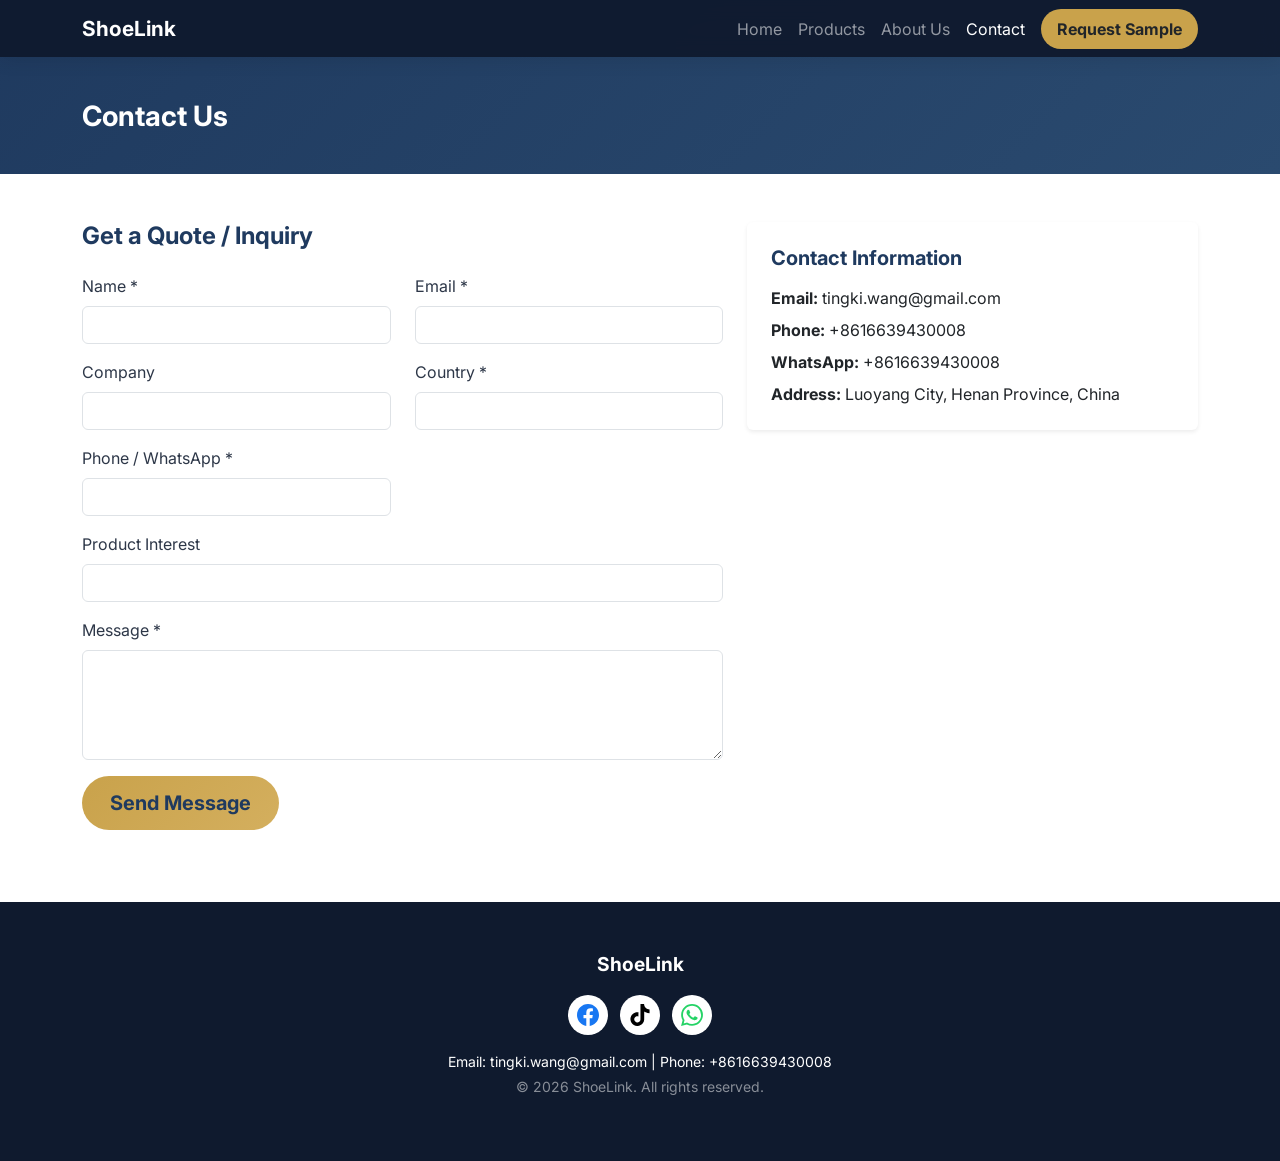
<file: contact.html>
<!DOCTYPE html>
<html lang="en">
<head>
    <meta charset="UTF-8">
    <meta name="viewport" content="width=device-width, initial-scale=1.0">
    <title>Contact Us | ShoeLink - Get a Quote for Footwear Orders</title>
    <meta name="description" content="Contact ShoeLink for footwear quotes, samples, and partnership inquiries. Get factory-direct prices and fast response.">
    <link href="https://cdn.jsdelivr.net/npm/bootstrap@5.3.3/dist/css/bootstrap.min.css" rel="stylesheet">
    <link href="https://fonts.googleapis.com/css2?family=Inter:wght@300;400;600;700;800&display=swap" rel="stylesheet">
    <link rel="stylesheet" href="css/style.css">
    <script async src="https://www.googletagmanager.com/gtag/js?id=G-6RG4R8ZM6Q"></script>
    <script>
      window.dataLayer = window.dataLayer || [];
      function gtag(){dataLayer.push(arguments);}
      gtag('js', new Date());
      gtag('config', 'G-6RG4R8ZM6Q');
    </script>
    <style>
        body { font-family: 'Inter', sans-serif; color: #2d3748; display: flex; flex-direction: column; min-height: 100vh; }
        footer { margin-top: auto; }
        .navbar-custom { background: rgba(15,26,46,0.95); backdrop-filter: blur(10px); box-shadow: 0 2px 20px rgba(0,0,0,0.1); }
        .page-header { background: linear-gradient(135deg, #1F3A5F, #2a4a6f); padding: 100px 0 40px; }
        .btn-gold { background: linear-gradient(135deg, #C9A24B, #d4af5e); border: none; color: #1F3A5F; font-weight: 700; padding: 12px 28px; border-radius: 30px; transition: all 0.3s; }
        .btn-gold:hover { transform: translateY(-2px); box-shadow: 0 6px 25px rgba(201,162,75,0.5); }
        .footer-custom { background: #0f1a2e; }
        .footer-social a { color: rgba(255,255,255,0.7); text-decoration: none; margin: 0 10px; font-size: 1.5rem; transition: color 0.3s; }
        .footer-social a:hover { color: #C9A24B; }
    </style>
</head>
<body>

    <!-- 导航栏 -->
    <nav class="navbar navbar-expand-lg navbar-dark fixed-top navbar-custom">
        <div class="container">
            <a class="navbar-brand fw-bold" href="index.html" style="font-size:1.3rem;">ShoeLink</a>
            <button class="navbar-toggler" type="button" data-bs-toggle="collapse" data-bs-target="#navbarNav">
                <span class="navbar-toggler-icon"></span>
            </button>
            <div class="collapse navbar-collapse" id="navbarNav">
                <ul class="navbar-nav ms-auto align-items-lg-center">
                    <li class="nav-item"><a class="nav-link" href="index.html">Home</a></li>
                    <li class="nav-item"><a class="nav-link" href="products.html">Products</a></li>
                    <li class="nav-item"><a class="nav-link" href="about.html">About Us</a></li>
                    <li class="nav-item"><a class="nav-link active" href="contact.html">Contact</a></li>
                    <li class="nav-item ms-lg-2"><a class="nav-link btn btn-warning btn-sm text-dark fw-bold px-3" href="sample-request.html" style="border-radius:25px;">Request Sample</a></li>
                </ul>
            </div>
        </div>
    </nav>

    <!-- 页面标题 -->
    <header class="page-header text-white">
        <div class="container">
            <h1 class="fw-bold h3 mb-0">Contact Us</h1>
        </div>
    </header>

    <!-- 联系表单 -->
    <section class="py-5">
        <div class="container">
            <div class="row">
                <div class="col-lg-7 mb-4">
                    <h4 class="mb-4 fw-bold" style="color:#1F3A5F;">Get a Quote / Inquiry</h4>
                    <form id="contactForm" action="https://formspree.io/f/xyegqjlg" method="POST">
                        <div class="row">
                            <div class="col-md-6 mb-3">
                                <label class="form-label">Name *</label>
                                <input type="text" class="form-control" name="name" required>
                            </div>
                            <div class="col-md-6 mb-3">
                                <label class="form-label">Email *</label>
                                <input type="email" class="form-control" name="email" required>
                            </div>
                        </div>
                        <div class="row">
                            <div class="col-md-6 mb-3">
                                <label class="form-label">Company</label>
                                <input type="text" class="form-control" name="company">
                            </div>
                            <div class="col-md-6 mb-3">
                                <label class="form-label">Country *</label>
                                <input type="text" class="form-control" name="country" required>
                            </div>
                        </div>
                        <div class="row">
                            <div class="col-md-6 mb-3">
                                <label class="form-label">Phone / WhatsApp *</label>
                                <input type="text" class="form-control" name="phone" required>
                            </div>
                        </div>
                        <div class="mb-3">
                            <label class="form-label">Product Interest</label>
                            <input type="text" class="form-control" name="product" id="productInterest">
                        </div>
                        <div class="mb-3">
                            <label class="form-label">Message *</label>
                            <textarea class="form-control" name="message" rows="4" required></textarea>
                        </div>
                        <button type="submit" class="btn btn-gold btn-lg">Send Message</button>
                    </form>
                </div>
                <div class="col-lg-5">
                    <div class="card border-0 shadow-sm p-4">
                        <h5 class="fw-bold mb-3" style="color:#1F3A5F;">Contact Information</h5>
                        <p class="mb-2"><strong>Email:</strong> <span id="contactEmail"></span></p>
                        <p class="mb-2"><strong>Phone:</strong> <span id="contactPhone"></span></p>
                        <p class="mb-2"><strong>WhatsApp:</strong> <span id="contactWhatsapp"></span></p>
                        <p class="mb-0"><strong>Address:</strong> <span id="contactAddress"></span></p>
                    </div>
                </div>
            </div>
        </div>
    </section>

    <!-- 页脚 -->
    <footer class="footer-custom text-white py-5">
        <div class="container text-center">
            <p class="fw-bold mb-3" style="font-size:1.2rem;">ShoeLink</p>
            <div class="footer-social mb-3" id="footerSocial"></div>
            <p class="small mb-1" id="footerContact"></p>
            <p class="small opacity-50">© 2026 ShoeLink. All rights reserved.</p>
        </div>
    </footer>

    <script src="https://cdn.jsdelivr.net/npm/bootstrap@5.3.3/dist/js/bootstrap.bundle.min.js"></script>
    <script>
    async function loadJSON(url) {
        try { const r = await fetch(url); return await r.json(); } catch(e) { return null; }
    }

    async function init() {
        const site = await loadJSON('_data/site.json') || {};

        document.getElementById('contactEmail').textContent = site.contactEmail || '';
        document.getElementById('contactPhone').textContent = site.phone || '';
        document.getElementById('contactWhatsapp').textContent = site.whatsapp || '';
        document.getElementById('contactAddress').textContent = site.address || '';

        // 检查URL中是否有product参数
        const params = new URLSearchParams(window.location.search);
        const product = params.get('product');
        if (product) {
            document.getElementById('productInterest').value = product;
        }

        // 页脚 - 专业SVG品牌图标
        const social = site.socialLinks || {};
        const svgIcons = {
            facebook: '<svg xmlns="http://www.w3.org/2000/svg" width="22" height="22" viewBox="0 0 24 24" fill="#1877F2"><path d="M24 12.073c0-6.627-5.373-12-12-12s-12 5.373-12 12c0 5.99 4.388 10.954 10.125 11.854v-8.385H7.078v-3.47h3.047V9.43c0-3.007 1.792-4.669 4.533-4.669 1.312 0 2.686.235 2.686.235v2.953H15.83c-1.491 0-1.956.925-1.956 1.874v2.25h3.328l-.532 3.47h-2.796v8.385C19.612 23.027 24 18.062 24 12.073z"/></svg>',
            tiktok: '<svg xmlns="http://www.w3.org/2000/svg" width="22" height="22" viewBox="0 0 24 24" fill="#000000"><path d="M12.525.02c1.31-.02 2.61-.01 3.91-.02.08 1.53.63 3.09 1.75 4.17 1.12 1.11 2.7 1.62 4.24 1.79v4.03c-1.44-.05-2.89-.35-4.2-.97-.57-.26-1.1-.59-1.62-.93-.01 2.92.01 5.84-.02 8.75-.08 1.4-.54 2.79-1.35 3.94-1.31 1.92-3.58 3.17-5.91 3.21-1.43.08-2.86-.31-4.08-1.03-2.02-1.19-3.44-3.37-3.65-5.71-.02-.5-.03-1-.01-1.49.18-1.9 1.12-3.72 2.58-4.96 1.66-1.44 3.98-2.13 6.15-1.72.02 1.48-.04 2.96-.04 4.44-.99-.32-2.15-.23-3.02.37-.63.41-1.11 1.04-1.36 1.75-.21.51-.15 1.07-.14 1.61.24 1.64 1.82 3.02 3.5 2.87 1.12-.01 2.19-.66 2.77-1.61.19-.33.4-.67.41-1.06.1-1.79.06-3.57.07-5.36.01-4.03-.01-8.05.02-12.07z"/></svg>',
            linkedin: '<svg xmlns="http://www.w3.org/2000/svg" width="22" height="22" viewBox="0 0 24 24" fill="#0A66C2"><path d="M20.447 20.452h-3.554v-5.569c0-1.328-.027-3.037-1.852-3.037-1.853 0-2.136 1.445-2.136 2.939v5.667H9.351V9h3.414v1.561h.046c.477-.9 1.637-1.85 3.37-1.85 3.601 0 4.267 2.37 4.267 5.455v6.286zM5.337 7.433c-1.144 0-2.063-.926-2.063-2.065 0-1.138.92-2.063 2.063-2.063 1.14 0 2.064.925 2.064 2.063 0 1.139-.925 2.065-2.064 2.065zm1.782 13.019H3.555V9h3.564v11.452zM22.225 0H1.771C.792 0 0 .774 0 1.729v20.542C0 23.227.792 24 1.771 24h20.451C23.2 24 24 23.227 24 22.271V1.729C24 .774 23.2 0 22.222 0h.003z"/></svg>',
            instagram: '<svg xmlns="http://www.w3.org/2000/svg" width="22" height="22" viewBox="0 0 24 24" fill="#E4405F"><path d="M12 2.163c3.204 0 3.584.012 4.85.07 3.252.148 4.771 1.691 4.919 4.919.058 1.265.069 1.645.069 4.849 0 3.205-.012 3.584-.069 4.849-.149 3.225-1.664 4.771-4.919 4.919-1.266.058-1.644.07-4.85.07-3.204 0-3.584-.012-4.849-.07-3.26-.149-4.771-1.699-4.919-4.92-.058-1.265-.07-1.644-.07-4.849 0-3.204.013-3.583.07-4.849.149-3.227 1.664-4.771 4.919-4.919 1.266-.057 1.645-.069 4.849-.069zm0-2.163c-3.259 0-3.667.014-4.947.072-4.358.2-6.78 2.618-6.98 6.98-.059 1.281-.073 1.689-.073 4.948 0 3.259.014 3.668.072 4.948.2 4.358 2.618 6.78 6.98 6.98 1.281.058 1.689.072 4.948.072 3.259 0 3.668-.014 4.948-.072 4.354-.2 6.782-2.618 6.979-6.98.059-1.28.073-1.689.073-4.948 0-3.259-.014-3.667-.072-4.947-.196-4.354-2.617-6.78-6.979-6.98-1.281-.059-1.69-.073-4.949-.073zm0 5.838c-3.403 0-6.162 2.759-6.162 6.162s2.759 6.163 6.162 6.163 6.162-2.759 6.162-6.163c0-3.403-2.759-6.162-6.162-6.162zm0 10.162c-2.209 0-4-1.79-4-4 0-2.209 1.791-4 4-4s4 1.791 4 4c0 2.21-1.791 4-4 4zm6.406-11.845c-.796 0-1.441.645-1.441 1.44s.645 1.44 1.441 1.44c.795 0 1.439-.645 1.439-1.44s-.644-1.44-1.439-1.44z"/></svg>',
            whatsapp: '<svg xmlns="http://www.w3.org/2000/svg" width="22" height="22" viewBox="0 0 24 24" fill="#25D366"><path d="M17.472 14.382c-.297-.149-1.758-.867-2.03-.967-.273-.099-.471-.148-.67.15-.197.297-.767.966-.94 1.164-.173.199-.347.223-.644.075-.297-.15-1.255-.463-2.39-1.475-.883-.788-1.48-1.761-1.653-2.059-.173-.297-.018-.458.13-.606.134-.133.298-.347.446-.52.149-.174.198-.298.298-.497.099-.198.05-.371-.025-.52-.075-.149-.669-1.612-.916-2.207-.242-.579-.487-.5-.669-.51-.173-.008-.371-.01-.57-.01-.198 0-.52.074-.792.372-.272.297-1.04 1.016-1.04 2.479 0 1.462 1.065 2.875 1.213 3.074.149.198 2.096 3.2 5.077 4.487.709.306 1.262.489 1.694.625.712.227 1.36.195 1.871.118.571-.085 1.758-.719 2.006-1.413.248-.694.248-1.289.173-1.413-.074-.124-.272-.198-.57-.347m-5.421 7.403h-.004a9.87 9.87 0 01-5.031-1.378l-.361-.214-3.741.982.998-3.648-.235-.374a9.86 9.86 0 01-1.51-5.26c.001-5.45 4.436-9.884 9.888-9.884 2.64 0 5.122 1.03 6.988 2.898a9.825 9.825 0 012.893 6.994c-.003 5.45-4.437 9.884-9.885 9.884m8.413-18.297A11.815 11.815 0 0012.05 0C5.495 0 .16 5.335.157 11.892c0 2.096.547 4.142 1.588 5.945L.057 24l6.305-1.654a11.882 11.882 0 005.683 1.448h.005c6.554 0 11.89-5.335 11.893-11.893a11.821 11.821 0 00-3.48-8.413z"/></svg>'
        };
        let socialHtml = '';
        for (const key in svgIcons) {
            if (key === 'whatsapp') {
                if (site.whatsapp) {
                    socialHtml += '<a href="https://wa.me/' + site.whatsapp.replace(/[^0-9]/g,'') + '" target="_blank" title="WhatsApp" style="display:inline-flex;align-items:center;justify-content:center;width:40px;height:40px;background:white;border-radius:50%;margin:0 6px;transition:transform 0.3s;">' + svgIcons[key] + '</a>';
                }
            } else {
                if (social[key] && social[key] !== '#') {
                    socialHtml += '<a href="' + social[key] + '" target="_blank" title="' + key + '" style="display:inline-flex;align-items:center;justify-content:center;width:40px;height:40px;background:white;border-radius:50%;margin:0 6px;transition:transform 0.3s;">' + svgIcons[key] + '</a>';
                }
            }
        }
        document.getElementById('footerSocial').innerHTML = socialHtml;
        document.getElementById('footerContact').textContent = 'Email: ' + (site.contactEmail || '') + ' | Phone: ' + (site.phone || '');
    }

    document.addEventListener('DOMContentLoaded', init);
    </script>
</body>
</html>
</file>
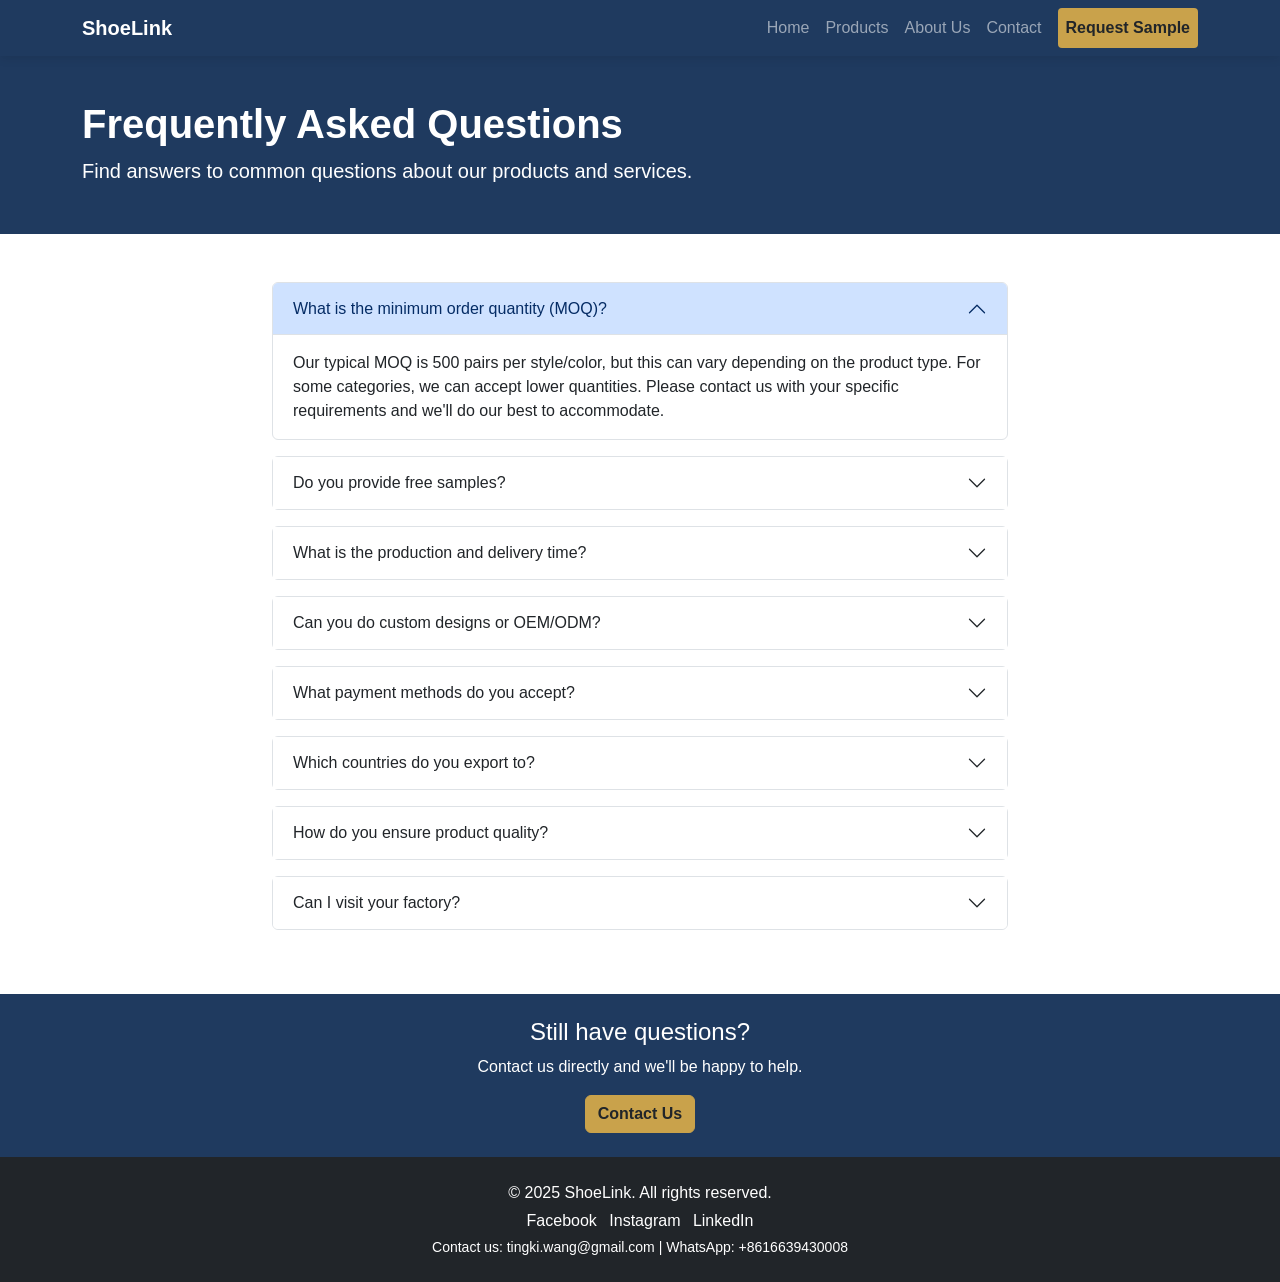
<file: faq.html>
<!DOCTYPE html>
<html lang="en">
<head>
    <meta charset="UTF-8">
    <meta name="viewport" content="width=device-width, initial-scale=1.0">
    <title>FAQ - ShoeLink Footwear</title>
    <meta name="description" content="Frequently asked questions about ShoeLink footwear products, ordering, shipping, and samples.">
    <link href="https://cdn.jsdelivr.net/npm/bootstrap@5.3.3/dist/css/bootstrap.min.css" rel="stylesheet">
    <link rel="stylesheet" href="css/style.css">
    <!-- Google Analytics -->
<script async src="https://www.googletagmanager.com/gtag/js?id=G-6RG4R8ZM6Q"></script>
<script>
  window.dataLayer = window.dataLayer || [];
  function gtag(){dataLayer.push(arguments);}
  gtag('js', new Date());
  gtag('config', 'G-6RG4R8ZM6Q');
</script>
    <!-- Tawk.to 占位 -->
    <script type="text/javascript">
        var Tawk_API=Tawk_API||{}, Tawk_LoadStart=new Date();
        (function(){
            var s1=document.createElement("script"),s0=document.getElementsByTagName("script")[0];
            s1.async=true;
            s1.src='https://embed.tawk.to/YOUR_TAWK_ID/default';
            s1.charset='UTF-8';
            s1.setAttribute('crossorigin','*');
            s0.parentNode.insertBefore(s1,s0);
        })();
    </script>
</head>
<body>

    <!-- 顶部导航 -->
    <nav class="navbar navbar-expand-lg navbar-dark fixed-top" style="background-color: #1F3A5F;">
        <div class="container">
            <a class="navbar-brand fw-bold" href="index.html">ShoeLink</a>
            <button class="navbar-toggler" type="button" data-bs-toggle="collapse" data-bs-target="#navbarNav">
                <span class="navbar-toggler-icon"></span>
            </button>
            <div class="collapse navbar-collapse" id="navbarNav">
                <ul class="navbar-nav ms-auto">
                    <li class="nav-item"><a class="nav-link" href="index.html">Home</a></li>
                    <li class="nav-item"><a class="nav-link" href="products.html">Products</a></li>
                    <li class="nav-item"><a class="nav-link" href="about.html">About Us</a></li>
                    <li class="nav-item"><a class="nav-link" href="contact.html">Contact</a></li>
                    <li class="nav-item"><a class="nav-link btn btn-warning btn-sm ms-2 text-dark fw-bold" href="sample-request.html">Request Sample</a></li>
                </ul>
            </div>
        </div>
    </nav>

    <!-- 页面标题 -->
    <header class="py-5 text-white" style="background-color:#1F3A5F; padding-top: 100px !important;">
        <div class="container">
            <h1 class="fw-bold">Frequently Asked Questions</h1>
            <p class="lead mb-0">Find answers to common questions about our products and services.</p>
        </div>
    </header>

    <!-- FAQ 内容 -->
    <section class="py-5">
        <div class="container">
            <div class="row">
                <div class="col-lg-8 mx-auto">
                    <div class="accordion" id="faqAccordion">
                        
                        <!-- FAQ Item 1 -->
                        <div class="accordion-item mb-3 border rounded">
                            <h2 class="accordion-header">
                                <button class="accordion-button" type="button" data-bs-toggle="collapse" data-bs-target="#faq1">
                                    What is the minimum order quantity (MOQ)?
                                </button>
                            </h2>
                            <div id="faq1" class="accordion-collapse collapse show" data-bs-parent="#faqAccordion">
                                <div class="accordion-body">
                                    Our typical MOQ is 500 pairs per style/color, but this can vary depending on the product type. For some categories, we can accept lower quantities. Please contact us with your specific requirements and we'll do our best to accommodate.
                                </div>
                            </div>
                        </div>
                        
                        <!-- FAQ Item 2 -->
                        <div class="accordion-item mb-3 border rounded">
                            <h2 class="accordion-header">
                                <button class="accordion-button collapsed" type="button" data-bs-toggle="collapse" data-bs-target="#faq2">
                                    Do you provide free samples?
                                </button>
                            </h2>
                            <div id="faq2" class="accordion-collapse collapse" data-bs-parent="#faqAccordion">
                                <div class="accordion-body">
                                    Yes, we provide samples for quality evaluation. The sample cost is typically refunded on your first bulk order. Shipping costs are borne by the buyer. <a href="sample-request.html">Request a sample here</a>.
                                </div>
                            </div>
                        </div>
                        
                        <!-- FAQ Item 3 -->
                        <div class="accordion-item mb-3 border rounded">
                            <h2 class="accordion-header">
                                <button class="accordion-button collapsed" type="button" data-bs-toggle="collapse" data-bs-target="#faq3">
                                    What is the production and delivery time?
                                </button>
                            </h2>
                            <div id="faq3" class="accordion-collapse collapse" data-bs-parent="#faqAccordion">
                                <div class="accordion-body">
                                    Production time typically ranges from 25-45 days depending on order size and product complexity. Delivery time depends on the destination and shipping method (sea freight, air freight, or express). We'll provide a detailed timeline when you place your order.
                                </div>
                            </div>
                        </div>
                        
                        <!-- FAQ Item 4 -->
                        <div class="accordion-item mb-3 border rounded">
                            <h2 class="accordion-header">
                                <button class="accordion-button collapsed" type="button" data-bs-toggle="collapse" data-bs-target="#faq4">
                                    Can you do custom designs or OEM/ODM?
                                </button>
                            </h2>
                            <div id="faq4" class="accordion-collapse collapse" data-bs-parent="#faqAccordion">
                                <div class="accordion-body">
                                    Absolutely. We offer full OEM/ODM services. You can send us your designs, logos, or specifications, and we'll produce according to your requirements. We can also develop new designs based on your ideas or market trends.
                                </div>
                            </div>
                        </div>
                        
                        <!-- FAQ Item 5 -->
                        <div class="accordion-item mb-3 border rounded">
                            <h2 class="accordion-header">
                                <button class="accordion-button collapsed" type="button" data-bs-toggle="collapse" data-bs-target="#faq5">
                                    What payment methods do you accept?
                                </button>
                            </h2>
                            <div id="faq5" class="accordion-collapse collapse" data-bs-parent="#faqAccordion">
                                <div class="accordion-body">
                                    We accept T/T (bank transfer), L/C (letter of credit), and Western Union for sample orders. For bulk orders, we typically require 30% deposit and 70% balance before shipment. Payment terms can be discussed for long-term partnerships.
                                </div>
                            </div>
                        </div>
                        
                        <!-- FAQ Item 6 -->
                        <div class="accordion-item mb-3 border rounded">
                            <h2 class="accordion-header">
                                <button class="accordion-button collapsed" type="button" data-bs-toggle="collapse" data-bs-target="#faq6">
                                    Which countries do you export to?
                                </button>
                            </h2>
                            <div id="faq6" class="accordion-collapse collapse" data-bs-parent="#faqAccordion">
                                <div class="accordion-body">
                                    We currently export to Middle East, Russia, Central Asia, Africa, and Americas. We have experience with international shipping and can arrange delivery to most countries worldwide.
                                </div>
                            </div>
                        </div>
                        
                        <!-- FAQ Item 7 -->
                        <div class="accordion-item mb-3 border rounded">
                            <h2 class="accordion-header">
                                <button class="accordion-button collapsed" type="button" data-bs-toggle="collapse" data-bs-target="#faq7">
                                    How do you ensure product quality?
                                </button>
                            </h2>
                            <div id="faq7" class="accordion-collapse collapse" data-bs-parent="#faqAccordion">
                                <div class="accordion-body">
                                    We implement strict quality control at every stage of production. Each order is inspected before shipment to ensure it meets our quality standards and your specifications. We also provide production progress updates and can send photos/videos for your review.
                                </div>
                            </div>
                        </div>
                        
                        <!-- FAQ Item 8 -->
                        <div class="accordion-item mb-3 border rounded">
                            <h2 class="accordion-header">
                                <button class="accordion-button collapsed" type="button" data-bs-toggle="collapse" data-bs-target="#faq8">
                                    Can I visit your factory?
                                </button>
                            </h2>
                            <div id="faq8" class="accordion-collapse collapse" data-bs-parent="#faqAccordion">
                                <div class="accordion-body">
                                    Yes, we welcome factory visits. Please contact us in advance to arrange a visit. We can also arrange video calls to show you our production facilities if you cannot visit in person.
                                </div>
                            </div>
                        </div>
                        
                    </div>
                </div>
            </div>
        </div>
    </section>

    <!-- 行动号召 -->
    <section class="py-4 text-white text-center" style="background-color:#1F3A5F;">
        <div class="container">
            <h4>Still have questions?</h4>
            <p class="mb-3">Contact us directly and we'll be happy to help.</p>
            <a href="contact.html" class="btn btn-warning text-dark fw-bold">Contact Us</a>
        </div>
    </section>

    <!-- 页脚 -->
    <footer class="bg-dark text-white py-4">
        <div class="container text-center">
            <p class="mb-1">&copy; 2025 ShoeLink. All rights reserved.</p>
            <p class="mb-1">
                <a href="#" class="text-white me-2">Facebook</a>
                <a href="#" class="text-white me-2">Instagram</a>
                <a href="#" class="text-white">LinkedIn</a>
            </p>
            <p class="small mb-0">Contact us: info@shoelink.com | WhatsApp: +123456789</p>
        </div>
    </footer>

    <!-- Bootstrap JS -->
    <script src="https://cdn.jsdelivr.net/npm/bootstrap@5.3.3/dist/js/bootstrap.bundle.min.js"></script>
    
    <!-- 页面 JS -->
    <script>
        async function loadSiteInfo() {
            try {
                const response = await fetch('_data/site.json');
                const siteData = await response.json();
                document.querySelectorAll('.navbar-brand').forEach(el => {
                    el.textContent = siteData.brandName || 'ShoeLink';
                });
                const footerContact = document.querySelector('footer .small');
                if (footerContact && siteData.contactEmail) {
                    footerContact.textContent = `Contact us: ${siteData.contactEmail} | WhatsApp: ${siteData.whatsapp || ''}`;
                }
                const socialLinks = siteData.socialLinks || {};
                const footerLinks = document.querySelectorAll('footer a');
                footerLinks.forEach(link => {
                    const text = link.textContent.trim().toLowerCase();
                    if (text === 'facebook' && socialLinks.facebook) link.href = socialLinks.facebook;
                    else if (text === 'instagram' && socialLinks.instagram) link.href = socialLinks.instagram;
                    else if (text === 'linkedin' && socialLinks.linkedin) link.href = socialLinks.linkedin;
                });
            } catch (error) {
                console.error('Error loading site info:', error);
            }
        }

        document.addEventListener('DOMContentLoaded', loadSiteInfo);
    </script>
</body>
</html>
</file>
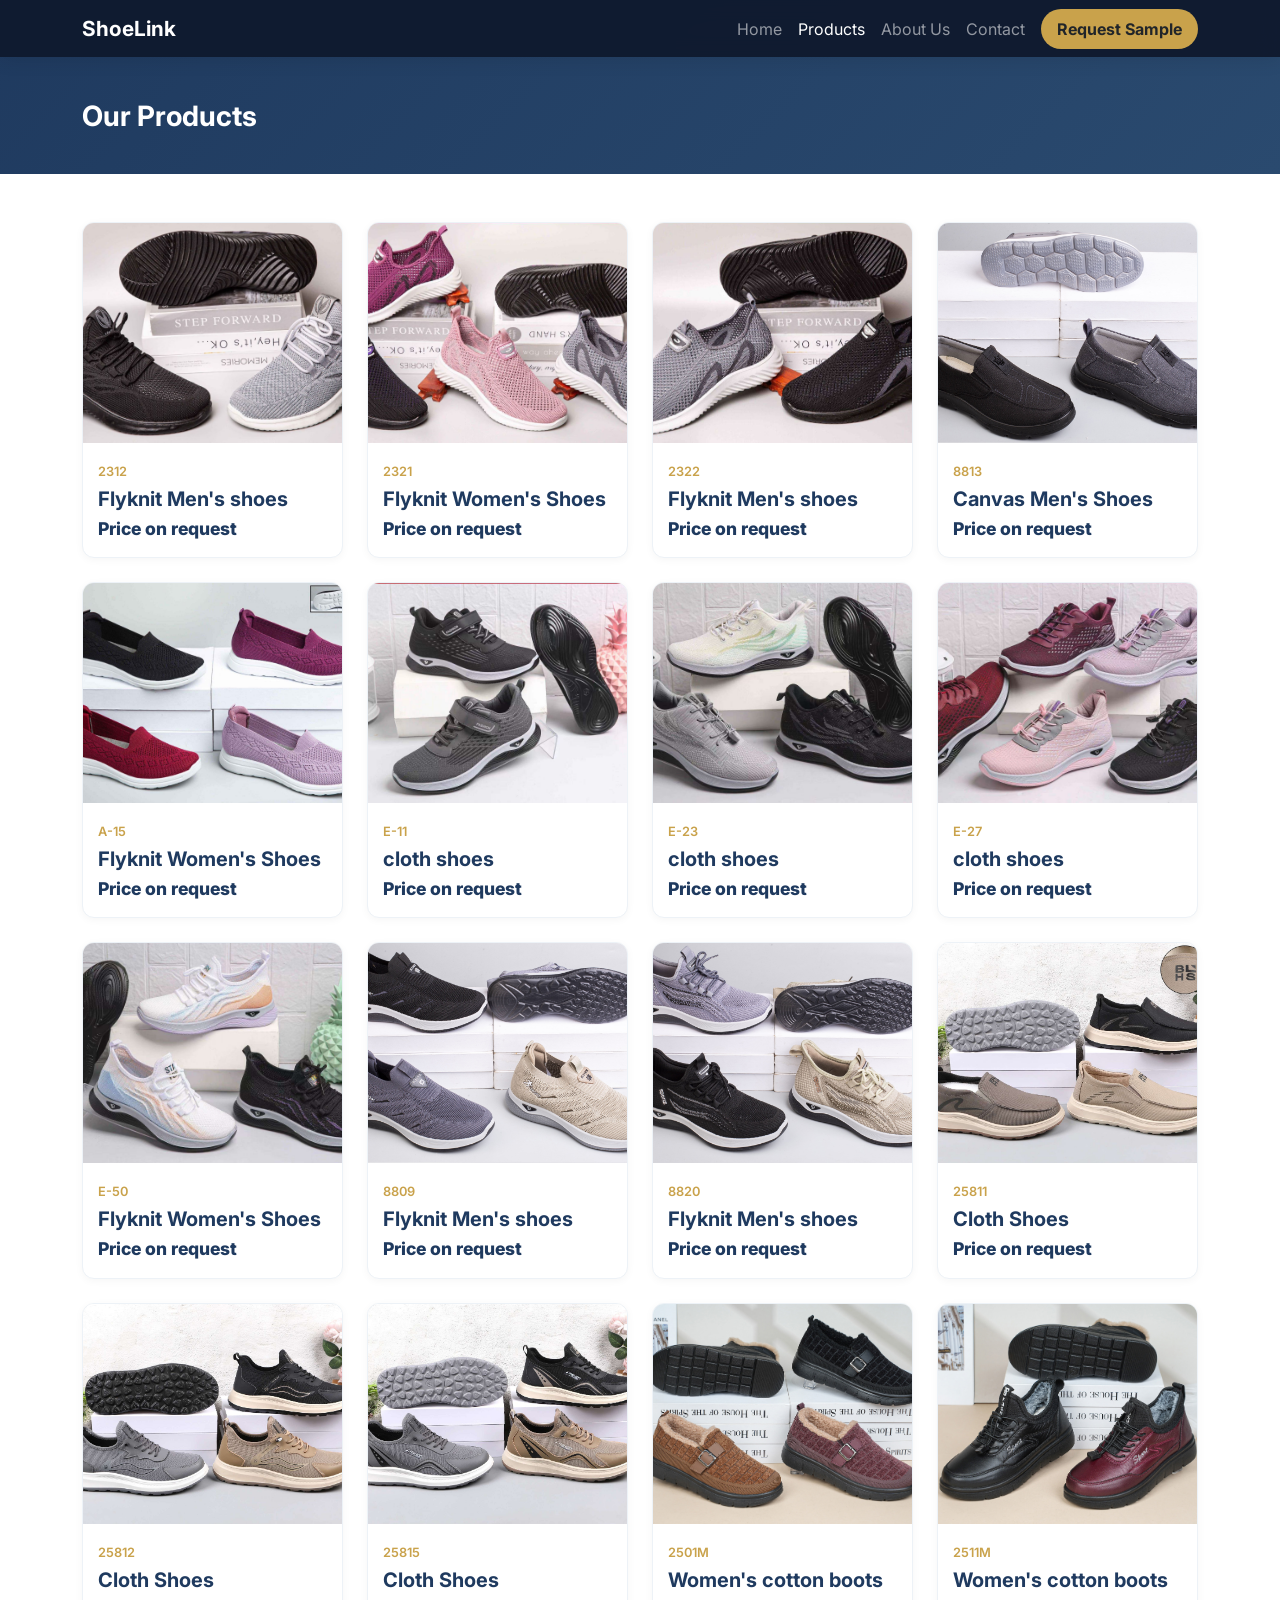
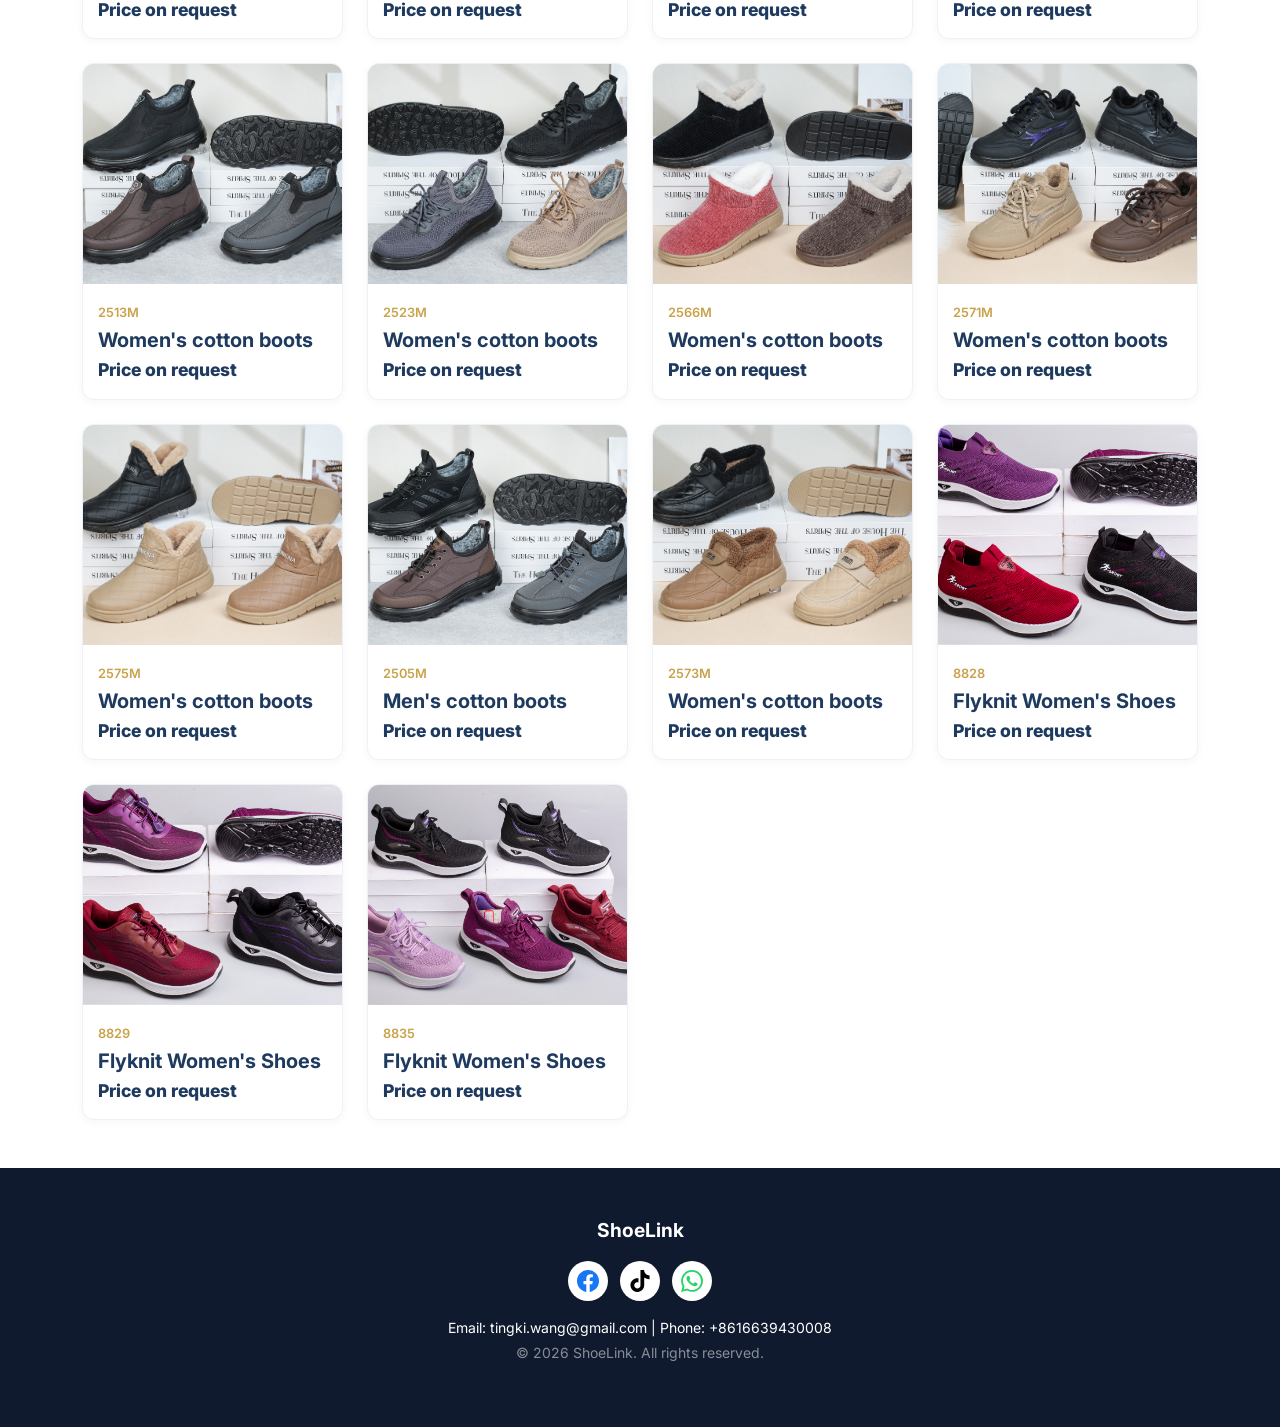
<file: products.html>
<!DOCTYPE html>
<html lang="en">
<head>
    <meta charset="UTF-8">
    <meta name="viewport" content="width=device-width, initial-scale=1.0">
    <title>Footwear Products | ShoeLink - Browse All Categories</title>
    <meta name="description" content="Browse ShoeLink's full range of footwear products including men's shoes, women's shoes, sports shoes, boots, sandals, kids' shoes and safety shoes. Factory direct prices.">
    <link href="https://cdn.jsdelivr.net/npm/bootstrap@5.3.3/dist/css/bootstrap.min.css" rel="stylesheet">
    <link href="https://fonts.googleapis.com/css2?family=Inter:wght@300;400;600;700;800&display=swap" rel="stylesheet">
    <link rel="stylesheet" href="css/style.css">
    <script async src="https://www.googletagmanager.com/gtag/js?id=G-6RG4R8ZM6Q"></script>
    <script>
      window.dataLayer = window.dataLayer || [];
      function gtag(){dataLayer.push(arguments);}
      gtag('js', new Date());
      gtag('config', 'G-6RG4R8ZM6Q');
    </script>
    <style>
        body { font-family: 'Inter', sans-serif; color: #2d3748; display: flex; flex-direction: column; min-height: 100vh; }
        footer { margin-top: auto; }
        .navbar-custom { background: rgba(15,26,46,0.95); backdrop-filter: blur(10px); box-shadow: 0 2px 20px rgba(0,0,0,0.1); }
        .page-header { background: linear-gradient(135deg, #1F3A5F, #2a4a6f); padding: 100px 0 40px; }
        .product-card { background: white; border-radius: 12px; overflow: hidden; border: 1px solid #edf2f7; box-shadow: 0 2px 8px rgba(0,0,0,0.04); transition: all 0.3s; text-decoration: none; display: block; }
        .product-card:hover { transform: translateY(-5px); box-shadow: 0 15px 40px rgba(31,58,95,0.12); }
        .product-card img { width: 100%; height: 220px; object-fit: cover; }
        .product-card-body { padding: 15px; }
        .product-id { font-size: 0.8rem; color: #C9A24B; font-weight: 600; }
        .product-name { color: #1F3A5F; font-weight: 700; margin: 5px 0; }
        .product-price { color: #1F3A5F; font-weight: 800; font-size: 1.1rem; }
        .footer-custom { background: #0f1a2e; }
        .footer-social a { color: rgba(255,255,255,0.7); text-decoration: none; margin: 0 10px; font-size: 1.5rem; transition: color 0.3s; }
        .footer-social a:hover { color: #C9A24B; }
    </style>
</head>
<body>

    <!-- 导航栏 -->
    <nav class="navbar navbar-expand-lg navbar-dark fixed-top navbar-custom">
        <div class="container">
            <a class="navbar-brand fw-bold" href="index.html" style="font-size:1.3rem;">ShoeLink</a>
            <button class="navbar-toggler" type="button" data-bs-toggle="collapse" data-bs-target="#navbarNav">
                <span class="navbar-toggler-icon"></span>
            </button>
            <div class="collapse navbar-collapse" id="navbarNav">
                <ul class="navbar-nav ms-auto align-items-lg-center">
                    <li class="nav-item"><a class="nav-link" href="index.html">Home</a></li>
                    <li class="nav-item"><a class="nav-link active" href="products.html">Products</a></li>
                    <li class="nav-item"><a class="nav-link" href="about.html">About Us</a></li>
                    <li class="nav-item"><a class="nav-link" href="contact.html">Contact</a></li>
                    <li class="nav-item ms-lg-2"><a class="nav-link btn btn-warning btn-sm text-dark fw-bold px-3" href="sample-request.html" style="border-radius:25px;">Request Sample</a></li>
                </ul>
            </div>
        </div>
    </nav>

    <!-- 页面标题 -->
    <header class="page-header text-white">
        <div class="container">
            <h1 class="fw-bold h3 mb-0" id="pageTitle">Our Products</h1>
        </div>
    </header>

    <!-- 产品网格 -->
    <section class="py-5">
        <div class="container">
            <div class="row g-4" id="productGrid"></div>
        </div>
    </section>

    <!-- 页脚 -->
    <footer class="footer-custom text-white py-5">
        <div class="container text-center">
            <p class="fw-bold mb-3" style="font-size:1.2rem;">ShoeLink</p>
            <div class="footer-social mb-3" id="footerSocial"></div>
            <p class="small mb-1" id="footerContact"></p>
            <p class="small opacity-50">© 2026 ShoeLink. All rights reserved.</p>
        </div>
    </footer>

    <script src="https://cdn.jsdelivr.net/npm/bootstrap@5.3.3/dist/js/bootstrap.bundle.min.js"></script>
    <script>
    async function loadJSON(url) {
        try { const r = await fetch(url); return await r.json(); } catch(e) { return null; }
    }

    function getCategoryParam() {
        const params = new URLSearchParams(window.location.search);
        return params.get('category') || '';
    }

    async function init() {
        const site = await loadJSON('_data/site.json') || {};
        const prods = await loadJSON('_data/products.json') || [];
        const currentCategory = getCategoryParam();

        // 页面标题
        if (currentCategory) {
            document.getElementById('pageTitle').textContent = currentCategory;
        }

        // 筛选产品
        let filtered = prods;
        if (currentCategory) {
            filtered = prods.filter(function(p) { return p.category === currentCategory; });
        }

        // 渲染产品
        const container = document.getElementById('productGrid');
        if (filtered.length === 0) {
            container.innerHTML = '<div class="col-12 text-center py-5"><p class="text-muted">No products found in this category.</p></div>';
        } else {
            container.innerHTML = filtered.map(function(p) {
                return '<div class="col-md-3 col-sm-6">' +
                    '<a class="product-card" href="product-detail.html?id=' + encodeURIComponent(p.id) + '">' +
                    '<img src="' + p.image + '" alt="' + p.name + '">' +
                    '<div class="product-card-body">' +
                    '<span class="product-id">' + p.id + '</span>' +
                    '<h5 class="product-name">' + p.name + '</h5>' +
                    '<span class="product-price">' + p.price + '</span>' +
                    '</div></a></div>';
            }).join('');
        }

             // 页脚 - 专业SVG品牌图标
        const social = site.socialLinks || {};
        const svgIcons = {
            facebook: '<svg xmlns="http://www.w3.org/2000/svg" width="22" height="22" viewBox="0 0 24 24" fill="#1877F2"><path d="M24 12.073c0-6.627-5.373-12-12-12s-12 5.373-12 12c0 5.99 4.388 10.954 10.125 11.854v-8.385H7.078v-3.47h3.047V9.43c0-3.007 1.792-4.669 4.533-4.669 1.312 0 2.686.235 2.686.235v2.953H15.83c-1.491 0-1.956.925-1.956 1.874v2.25h3.328l-.532 3.47h-2.796v8.385C19.612 23.027 24 18.062 24 12.073z"/></svg>',
            tiktok: '<svg xmlns="http://www.w3.org/2000/svg" width="22" height="22" viewBox="0 0 24 24" fill="#000000"><path d="M12.525.02c1.31-.02 2.61-.01 3.91-.02.08 1.53.63 3.09 1.75 4.17 1.12 1.11 2.7 1.62 4.24 1.79v4.03c-1.44-.05-2.89-.35-4.2-.97-.57-.26-1.1-.59-1.62-.93-.01 2.92.01 5.84-.02 8.75-.08 1.4-.54 2.79-1.35 3.94-1.31 1.92-3.58 3.17-5.91 3.21-1.43.08-2.86-.31-4.08-1.03-2.02-1.19-3.44-3.37-3.65-5.71-.02-.5-.03-1-.01-1.49.18-1.9 1.12-3.72 2.58-4.96 1.66-1.44 3.98-2.13 6.15-1.72.02 1.48-.04 2.96-.04 4.44-.99-.32-2.15-.23-3.02.37-.63.41-1.11 1.04-1.36 1.75-.21.51-.15 1.07-.14 1.61.24 1.64 1.82 3.02 3.5 2.87 1.12-.01 2.19-.66 2.77-1.61.19-.33.4-.67.41-1.06.1-1.79.06-3.57.07-5.36.01-4.03-.01-8.05.02-12.07z"/></svg>',
            linkedin: '<svg xmlns="http://www.w3.org/2000/svg" width="22" height="22" viewBox="0 0 24 24" fill="#0A66C2"><path d="M20.447 20.452h-3.554v-5.569c0-1.328-.027-3.037-1.852-3.037-1.853 0-2.136 1.445-2.136 2.939v5.667H9.351V9h3.414v1.561h.046c.477-.9 1.637-1.85 3.37-1.85 3.601 0 4.267 2.37 4.267 5.455v6.286zM5.337 7.433c-1.144 0-2.063-.926-2.063-2.065 0-1.138.92-2.063 2.063-2.063 1.14 0 2.064.925 2.064 2.063 0 1.139-.925 2.065-2.064 2.065zm1.782 13.019H3.555V9h3.564v11.452zM22.225 0H1.771C.792 0 0 .774 0 1.729v20.542C0 23.227.792 24 1.771 24h20.451C23.2 24 24 23.227 24 22.271V1.729C24 .774 23.2 0 22.222 0h.003z"/></svg>',
            instagram: '<svg xmlns="http://www.w3.org/2000/svg" width="22" height="22" viewBox="0 0 24 24" fill="#E4405F"><path d="M12 2.163c3.204 0 3.584.012 4.85.07 3.252.148 4.771 1.691 4.919 4.919.058 1.265.069 1.645.069 4.849 0 3.205-.012 3.584-.069 4.849-.149 3.225-1.664 4.771-4.919 4.919-1.266.058-1.644.07-4.85.07-3.204 0-3.584-.012-4.849-.07-3.26-.149-4.771-1.699-4.919-4.92-.058-1.265-.07-1.644-.07-4.849 0-3.204.013-3.583.07-4.849.149-3.227 1.664-4.771 4.919-4.919 1.266-.057 1.645-.069 4.849-.069zm0-2.163c-3.259 0-3.667.014-4.947.072-4.358.2-6.78 2.618-6.98 6.98-.059 1.281-.073 1.689-.073 4.948 0 3.259.014 3.668.072 4.948.2 4.358 2.618 6.78 6.98 6.98 1.281.058 1.689.072 4.948.072 3.259 0 3.668-.014 4.948-.072 4.354-.2 6.782-2.618 6.979-6.98.059-1.28.073-1.689.073-4.948 0-3.259-.014-3.667-.072-4.947-.196-4.354-2.617-6.78-6.979-6.98-1.281-.059-1.69-.073-4.949-.073zm0 5.838c-3.403 0-6.162 2.759-6.162 6.162s2.759 6.163 6.162 6.163 6.162-2.759 6.162-6.163c0-3.403-2.759-6.162-6.162-6.162zm0 10.162c-2.209 0-4-1.79-4-4 0-2.209 1.791-4 4-4s4 1.791 4 4c0 2.21-1.791 4-4 4zm6.406-11.845c-.796 0-1.441.645-1.441 1.44s.645 1.44 1.441 1.44c.795 0 1.439-.645 1.439-1.44s-.644-1.44-1.439-1.44z"/></svg>',
            whatsapp: '<svg xmlns="http://www.w3.org/2000/svg" width="22" height="22" viewBox="0 0 24 24" fill="#25D366"><path d="M17.472 14.382c-.297-.149-1.758-.867-2.03-.967-.273-.099-.471-.148-.67.15-.197.297-.767.966-.94 1.164-.173.199-.347.223-.644.075-.297-.15-1.255-.463-2.39-1.475-.883-.788-1.48-1.761-1.653-2.059-.173-.297-.018-.458.13-.606.134-.133.298-.347.446-.52.149-.174.198-.298.298-.497.099-.198.05-.371-.025-.52-.075-.149-.669-1.612-.916-2.207-.242-.579-.487-.5-.669-.51-.173-.008-.371-.01-.57-.01-.198 0-.52.074-.792.372-.272.297-1.04 1.016-1.04 2.479 0 1.462 1.065 2.875 1.213 3.074.149.198 2.096 3.2 5.077 4.487.709.306 1.262.489 1.694.625.712.227 1.36.195 1.871.118.571-.085 1.758-.719 2.006-1.413.248-.694.248-1.289.173-1.413-.074-.124-.272-.198-.57-.347m-5.421 7.403h-.004a9.87 9.87 0 01-5.031-1.378l-.361-.214-3.741.982.998-3.648-.235-.374a9.86 9.86 0 01-1.51-5.26c.001-5.45 4.436-9.884 9.888-9.884 2.64 0 5.122 1.03 6.988 2.898a9.825 9.825 0 012.893 6.994c-.003 5.45-4.437 9.884-9.885 9.884m8.413-18.297A11.815 11.815 0 0012.05 0C5.495 0 .16 5.335.157 11.892c0 2.096.547 4.142 1.588 5.945L.057 24l6.305-1.654a11.882 11.882 0 005.683 1.448h.005c6.554 0 11.89-5.335 11.893-11.893a11.821 11.821 0 00-3.48-8.413z"/></svg>'
        };
        let socialHtml = '';
        for (const key in svgIcons) {
            if (key === 'whatsapp') {
                if (site.whatsapp) {
                    socialHtml += '<a href="https://wa.me/' + site.whatsapp.replace(/[^0-9]/g,'') + '" target="_blank" title="WhatsApp" style="display:inline-flex;align-items:center;justify-content:center;width:40px;height:40px;background:white;border-radius:50%;margin:0 6px;transition:transform 0.3s;">' + svgIcons[key] + '</a>';
                }
            } else {
                if (social[key] && social[key] !== '#') {
                    socialHtml += '<a href="' + social[key] + '" target="_blank" title="' + key + '" style="display:inline-flex;align-items:center;justify-content:center;width:40px;height:40px;background:white;border-radius:50%;margin:0 6px;transition:transform 0.3s;">' + svgIcons[key] + '</a>';
                }
            }
        }
        document.getElementById('footerSocial').innerHTML = socialHtml;
        document.getElementById('footerContact').textContent = 'Email: ' + (site.contactEmail || '') + ' | Phone: ' + (site.phone || '');
    }

    document.addEventListener('DOMContentLoaded', init);
    </script>
</body>
</html>
</file>
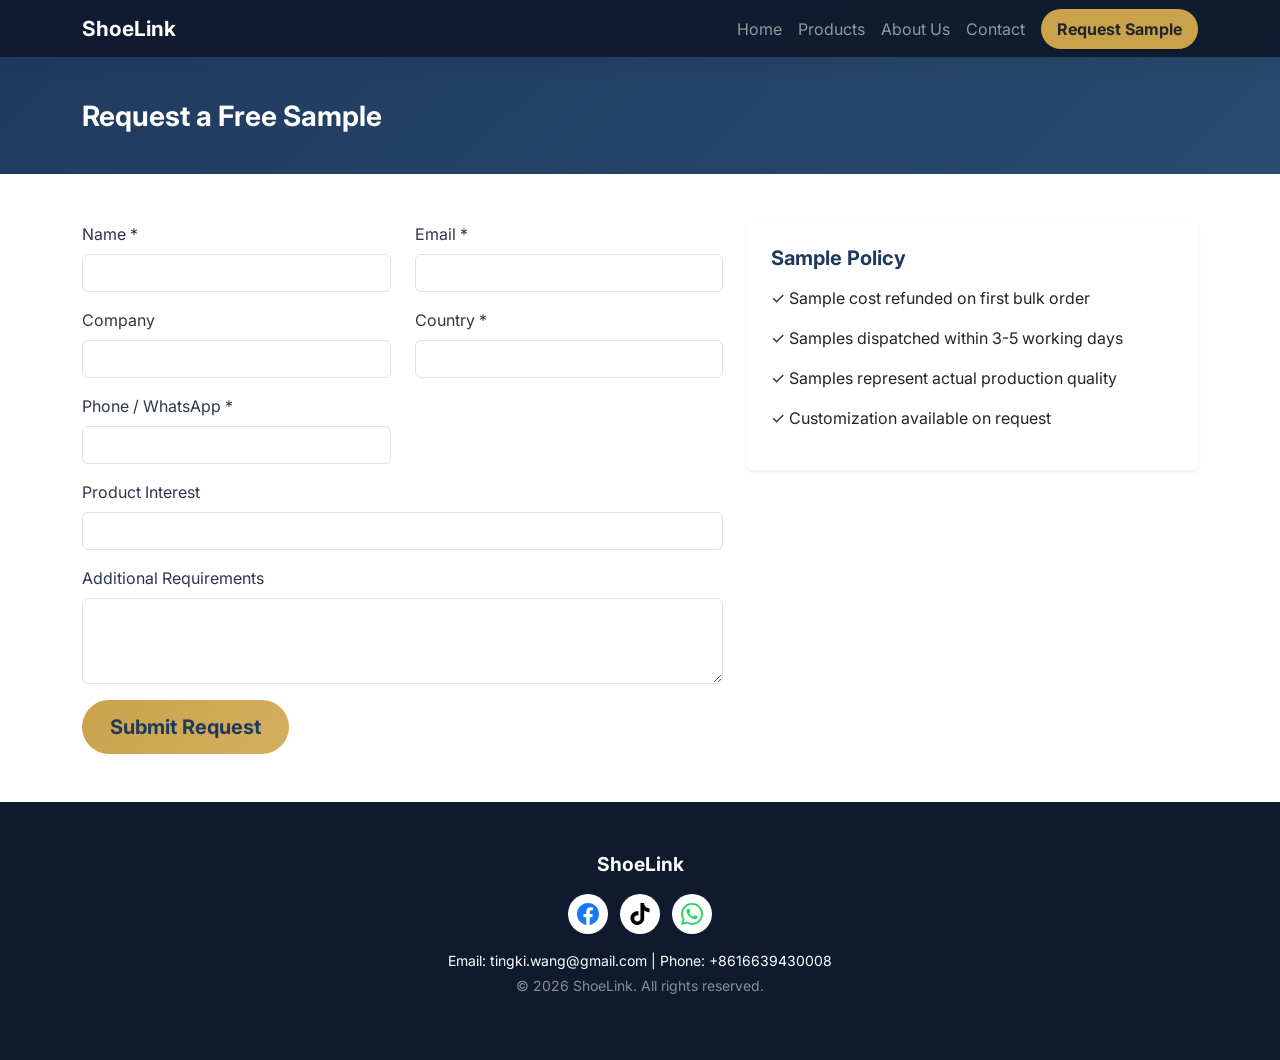
<file: sample-request.html>
<!DOCTYPE html>
<html lang="en">
<head>
    <meta charset="UTF-8">
    <meta name="viewport" content="width=device-width, initial-scale=1.0">
    <title>Request Free Sample | ShoeLink Footwear</title>
    <meta name="description" content="Request free footwear samples from ShoeLink. Evaluate quality before placing bulk orders. Factory direct prices.">
    <link href="https://cdn.jsdelivr.net/npm/bootstrap@5.3.3/dist/css/bootstrap.min.css" rel="stylesheet">
    <link href="https://fonts.googleapis.com/css2?family=Inter:wght@300;400;600;700;800&display=swap" rel="stylesheet">
    <link rel="stylesheet" href="css/style.css">
    <script async src="https://www.googletagmanager.com/gtag/js?id=G-6RG4R8ZM6Q"></script>
    <script>
      window.dataLayer = window.dataLayer || [];
      function gtag(){dataLayer.push(arguments);}
      gtag('js', new Date());
      gtag('config', 'G-6RG4R8ZM6Q');
    </script>
    <style>
        body { font-family: 'Inter', sans-serif; color: #2d3748; display: flex; flex-direction: column; min-height: 100vh; }
        footer { margin-top: auto; }
        .navbar-custom { background: rgba(15,26,46,0.95); backdrop-filter: blur(10px); box-shadow: 0 2px 20px rgba(0,0,0,0.1); }
        .page-header { background: linear-gradient(135deg, #1F3A5F, #2a4a6f); padding: 100px 0 40px; }
        .btn-gold { background: linear-gradient(135deg, #C9A24B, #d4af5e); border: none; color: #1F3A5F; font-weight: 700; padding: 12px 28px; border-radius: 30px; transition: all 0.3s; }
        .btn-gold:hover { transform: translateY(-2px); box-shadow: 0 6px 25px rgba(201,162,75,0.5); }
        .footer-custom { background: #0f1a2e; }
        .footer-social a { color: rgba(255,255,255,0.7); text-decoration: none; margin: 0 10px; font-size: 1.5rem; transition: color 0.3s; }
        .footer-social a:hover { color: #C9A24B; }
    </style>
</head>
<body>

    <!-- 导航栏 -->
    <nav class="navbar navbar-expand-lg navbar-dark fixed-top navbar-custom">
        <div class="container">
            <a class="navbar-brand fw-bold" href="index.html" style="font-size:1.3rem;">ShoeLink</a>
            <button class="navbar-toggler" type="button" data-bs-toggle="collapse" data-bs-target="#navbarNav">
                <span class="navbar-toggler-icon"></span>
            </button>
            <div class="collapse navbar-collapse" id="navbarNav">
                <ul class="navbar-nav ms-auto align-items-lg-center">
                    <li class="nav-item"><a class="nav-link" href="index.html">Home</a></li>
                    <li class="nav-item"><a class="nav-link" href="products.html">Products</a></li>
                    <li class="nav-item"><a class="nav-link" href="about.html">About Us</a></li>
                    <li class="nav-item"><a class="nav-link" href="contact.html">Contact</a></li>
                    <li class="nav-item ms-lg-2"><a class="nav-link btn btn-warning btn-sm text-dark fw-bold px-3" href="sample-request.html" style="border-radius:25px;">Request Sample</a></li>
                </ul>
            </div>
        </div>
    </nav>

    <!-- 页面标题 -->
    <header class="page-header text-white">
        <div class="container">
            <h1 class="fw-bold h3 mb-0">Request a Free Sample</h1>
        </div>
    </header>

    <!-- 样品申请表单 -->
    <section class="py-5">
        <div class="container">
            <div class="row">
                <div class="col-lg-7">
                    <form id="sampleForm" action="https://formspree.io/f/xgawjyra" method="POST">
                        <div class="row">
                            <div class="col-md-6 mb-3">
                                <label class="form-label">Name *</label>
                                <input type="text" class="form-control" name="name" required>
                            </div>
                            <div class="col-md-6 mb-3">
                                <label class="form-label">Email *</label>
                                <input type="email" class="form-control" name="email" required>
                            </div>
                        </div>
                        <div class="row">
                            <div class="col-md-6 mb-3">
                                <label class="form-label">Company</label>
                                <input type="text" class="form-control" name="company">
                            </div>
                            <div class="col-md-6 mb-3">
                                <label class="form-label">Country *</label>
                                <input type="text" class="form-control" name="country" required>
                            </div>
                        </div>
                        <div class="row">
                            <div class="col-md-6 mb-3">
                                <label class="form-label">Phone / WhatsApp *</label>
                                <input type="text" class="form-control" name="phone" required>
                            </div>
                        </div>
                        <div class="mb-3">
                            <label class="form-label">Product Interest</label>
                            <input type="text" class="form-control" name="product" id="sampleProduct">
                        </div>
                        <div class="mb-3">
                            <label class="form-label">Additional Requirements</label>
                            <textarea class="form-control" name="message" rows="3"></textarea>
                        </div>
                        <button type="submit" class="btn btn-gold btn-lg">Submit Request</button>
                    </form>
                </div>
                <div class="col-lg-5">
                    <div class="card border-0 shadow-sm p-4">
                        <h5 class="fw-bold mb-3" style="color:#1F3A5F;">Sample Policy</h5>
                        <ul class="list-unstyled">
                            <li class="mb-3">✓ Sample cost refunded on first bulk order</li>
                            <li class="mb-3">✓ Samples dispatched within 3-5 working days</li>
                            <li class="mb-3">✓ Samples represent actual production quality</li>
                            <li class="mb-0">✓ Customization available on request</li>
                        </ul>
                    </div>
                </div>
            </div>
        </div>
    </section>

    <!-- 页脚 -->
    <footer class="footer-custom text-white py-5">
        <div class="container text-center">
            <p class="fw-bold mb-3" style="font-size:1.2rem;">ShoeLink</p>
            <div class="footer-social mb-3" id="footerSocial"></div>
            <p class="small mb-1" id="footerContact"></p>
            <p class="small opacity-50">© 2026 ShoeLink. All rights reserved.</p>
        </div>
    </footer>

    <script src="https://cdn.jsdelivr.net/npm/bootstrap@5.3.3/dist/js/bootstrap.bundle.min.js"></script>
    <script>
    async function loadJSON(url) {
        try { const r = await fetch(url); return await r.json(); } catch(e) { return null; }
    }

    async function init() {
        const site = await loadJSON('_data/site.json') || {};

        // 检查URL中是否有product参数
        const params = new URLSearchParams(window.location.search);
        const product = params.get('product');
        if (product) {
            document.getElementById('sampleProduct').value = product;
        }

        // 页脚 - 专业SVG品牌图标
        const social = site.socialLinks || {};
        const svgIcons = {
            facebook: '<svg xmlns="http://www.w3.org/2000/svg" width="22" height="22" viewBox="0 0 24 24" fill="#1877F2"><path d="M24 12.073c0-6.627-5.373-12-12-12s-12 5.373-12 12c0 5.99 4.388 10.954 10.125 11.854v-8.385H7.078v-3.47h3.047V9.43c0-3.007 1.792-4.669 4.533-4.669 1.312 0 2.686.235 2.686.235v2.953H15.83c-1.491 0-1.956.925-1.956 1.874v2.25h3.328l-.532 3.47h-2.796v8.385C19.612 23.027 24 18.062 24 12.073z"/></svg>',
            tiktok: '<svg xmlns="http://www.w3.org/2000/svg" width="22" height="22" viewBox="0 0 24 24" fill="#000000"><path d="M12.525.02c1.31-.02 2.61-.01 3.91-.02.08 1.53.63 3.09 1.75 4.17 1.12 1.11 2.7 1.62 4.24 1.79v4.03c-1.44-.05-2.89-.35-4.2-.97-.57-.26-1.1-.59-1.62-.93-.01 2.92.01 5.84-.02 8.75-.08 1.4-.54 2.79-1.35 3.94-1.31 1.92-3.58 3.17-5.91 3.21-1.43.08-2.86-.31-4.08-1.03-2.02-1.19-3.44-3.37-3.65-5.71-.02-.5-.03-1-.01-1.49.18-1.9 1.12-3.72 2.58-4.96 1.66-1.44 3.98-2.13 6.15-1.72.02 1.48-.04 2.96-.04 4.44-.99-.32-2.15-.23-3.02.37-.63.41-1.11 1.04-1.36 1.75-.21.51-.15 1.07-.14 1.61.24 1.64 1.82 3.02 3.5 2.87 1.12-.01 2.19-.66 2.77-1.61.19-.33.4-.67.41-1.06.1-1.79.06-3.57.07-5.36.01-4.03-.01-8.05.02-12.07z"/></svg>',
            linkedin: '<svg xmlns="http://www.w3.org/2000/svg" width="22" height="22" viewBox="0 0 24 24" fill="#0A66C2"><path d="M20.447 20.452h-3.554v-5.569c0-1.328-.027-3.037-1.852-3.037-1.853 0-2.136 1.445-2.136 2.939v5.667H9.351V9h3.414v1.561h.046c.477-.9 1.637-1.85 3.37-1.85 3.601 0 4.267 2.37 4.267 5.455v6.286zM5.337 7.433c-1.144 0-2.063-.926-2.063-2.065 0-1.138.92-2.063 2.063-2.063 1.14 0 2.064.925 2.064 2.063 0 1.139-.925 2.065-2.064 2.065zm1.782 13.019H3.555V9h3.564v11.452zM22.225 0H1.771C.792 0 0 .774 0 1.729v20.542C0 23.227.792 24 1.771 24h20.451C23.2 24 24 23.227 24 22.271V1.729C24 .774 23.2 0 22.222 0h.003z"/></svg>',
            instagram: '<svg xmlns="http://www.w3.org/2000/svg" width="22" height="22" viewBox="0 0 24 24" fill="#E4405F"><path d="M12 2.163c3.204 0 3.584.012 4.85.07 3.252.148 4.771 1.691 4.919 4.919.058 1.265.069 1.645.069 4.849 0 3.205-.012 3.584-.069 4.849-.149 3.225-1.664 4.771-4.919 4.919-1.266.058-1.644.07-4.85.07-3.204 0-3.584-.012-4.849-.07-3.26-.149-4.771-1.699-4.919-4.92-.058-1.265-.07-1.644-.07-4.849 0-3.204.013-3.583.07-4.849.149-3.227 1.664-4.771 4.919-4.919 1.266-.057 1.645-.069 4.849-.069zm0-2.163c-3.259 0-3.667.014-4.947.072-4.358.2-6.78 2.618-6.98 6.98-.059 1.281-.073 1.689-.073 4.948 0 3.259.014 3.668.072 4.948.2 4.358 2.618 6.78 6.98 6.98 1.281.058 1.689.072 4.948.072 3.259 0 3.668-.014 4.948-.072 4.354-.2 6.782-2.618 6.979-6.98.059-1.28.073-1.689.073-4.948 0-3.259-.014-3.667-.072-4.947-.196-4.354-2.617-6.78-6.979-6.98-1.281-.059-1.69-.073-4.949-.073zm0 5.838c-3.403 0-6.162 2.759-6.162 6.162s2.759 6.163 6.162 6.163 6.162-2.759 6.162-6.163c0-3.403-2.759-6.162-6.162-6.162zm0 10.162c-2.209 0-4-1.79-4-4 0-2.209 1.791-4 4-4s4 1.791 4 4c0 2.21-1.791 4-4 4zm6.406-11.845c-.796 0-1.441.645-1.441 1.44s.645 1.44 1.441 1.44c.795 0 1.439-.645 1.439-1.44s-.644-1.44-1.439-1.44z"/></svg>',
            whatsapp: '<svg xmlns="http://www.w3.org/2000/svg" width="22" height="22" viewBox="0 0 24 24" fill="#25D366"><path d="M17.472 14.382c-.297-.149-1.758-.867-2.03-.967-.273-.099-.471-.148-.67.15-.197.297-.767.966-.94 1.164-.173.199-.347.223-.644.075-.297-.15-1.255-.463-2.39-1.475-.883-.788-1.48-1.761-1.653-2.059-.173-.297-.018-.458.13-.606.134-.133.298-.347.446-.52.149-.174.198-.298.298-.497.099-.198.05-.371-.025-.52-.075-.149-.669-1.612-.916-2.207-.242-.579-.487-.5-.669-.51-.173-.008-.371-.01-.57-.01-.198 0-.52.074-.792.372-.272.297-1.04 1.016-1.04 2.479 0 1.462 1.065 2.875 1.213 3.074.149.198 2.096 3.2 5.077 4.487.709.306 1.262.489 1.694.625.712.227 1.36.195 1.871.118.571-.085 1.758-.719 2.006-1.413.248-.694.248-1.289.173-1.413-.074-.124-.272-.198-.57-.347m-5.421 7.403h-.004a9.87 9.87 0 01-5.031-1.378l-.361-.214-3.741.982.998-3.648-.235-.374a9.86 9.86 0 01-1.51-5.26c.001-5.45 4.436-9.884 9.888-9.884 2.64 0 5.122 1.03 6.988 2.898a9.825 9.825 0 012.893 6.994c-.003 5.45-4.437 9.884-9.885 9.884m8.413-18.297A11.815 11.815 0 0012.05 0C5.495 0 .16 5.335.157 11.892c0 2.096.547 4.142 1.588 5.945L.057 24l6.305-1.654a11.882 11.882 0 005.683 1.448h.005c6.554 0 11.89-5.335 11.893-11.893a11.821 11.821 0 00-3.48-8.413z"/></svg>'
        };
        let socialHtml = '';
        for (const key in svgIcons) {
            if (key === 'whatsapp') {
                if (site.whatsapp) {
                    socialHtml += '<a href="https://wa.me/' + site.whatsapp.replace(/[^0-9]/g,'') + '" target="_blank" title="WhatsApp" style="display:inline-flex;align-items:center;justify-content:center;width:40px;height:40px;background:white;border-radius:50%;margin:0 6px;transition:transform 0.3s;">' + svgIcons[key] + '</a>';
                }
            } else {
                if (social[key] && social[key] !== '#') {
                    socialHtml += '<a href="' + social[key] + '" target="_blank" title="' + key + '" style="display:inline-flex;align-items:center;justify-content:center;width:40px;height:40px;background:white;border-radius:50%;margin:0 6px;transition:transform 0.3s;">' + svgIcons[key] + '</a>';
                }
            }
        }
        document.getElementById('footerSocial').innerHTML = socialHtml;
        document.getElementById('footerContact').textContent = 'Email: ' + (site.contactEmail || '') + ' | Phone: ' + (site.phone || '');
    }

    document.addEventListener('DOMContentLoaded', init);
    </script>
</body>
</html>
</file>
<file: css/style.css>
/* 全局样式 */
body {
    font-family: 'Segoe UI', Tahoma, Geneva, Verdana, sans-serif;
    color: #333;
}
.navbar {
    box-shadow: 0 2px 10px rgba(0,0,0,0.1);
}
.hero {
    padding-top: 76px; /* 补偿固定导航栏 */
}
.card {
    transition: transform 0.3s;
}
.card:hover {
    transform: translateY(-5px);
}
.btn-warning {
    background-color: #C9A24B;
    border-color: #C9A24B;
    color: #1F3A5F;
}
.btn-warning:hover {
    background-color: #b8913d;
    border-color: #b8913d;
    color: #1F3A5F;
}
a {
    color: #1F3A5F;
}
footer a {
    text-decoration: none;
}
/* 产品卡片图片固定高度 */
.product-img {
    height: 250px;
    object-fit: cover;
    width: 100%;
}
/* 分类卡片样式 */
.category-card {
    background-color: #1F3A5F;
    color: white;
    border-radius: 8px;
    padding: 30px 20px;
    text-align: center;
    cursor: pointer;
    transition: all 0.3s;
    text-decoration: none;
    display: block;
    height: 100%;
}
.category-card:hover {
    background-color: #C9A24B;
    color: #1F3A5F;
    transform: translateY(-5px);
}
.category-card h5 {
    margin-bottom: 0;
    font-weight: bold;
}
/* 产品卡片 */
.product-card {
    border: none;
    border-radius: 8px;
    overflow: hidden;
    box-shadow: 0 2px 10px rgba(0,0,0,0.08);
    transition: all 0.3s;
    height: 100%;
}
.product-card:hover {
    transform: translateY(-5px);
    box-shadow: 0 5px 20px rgba(0,0,0,0.15);
}
.product-card .card-body {
    padding: 20px;
}
/* 表单样式 */
.form-control:focus {
    border-color: #C9A24B;
    box-shadow: 0 0 0 0.2rem rgba(201, 162, 75, 0.25);
}
/* 响应式调整 */
@media (max-width: 768px) {
    .hero {
        min-height: 60vh !important;
    }
    .display-4 {
        font-size: 2rem;
    }
}
</file>
